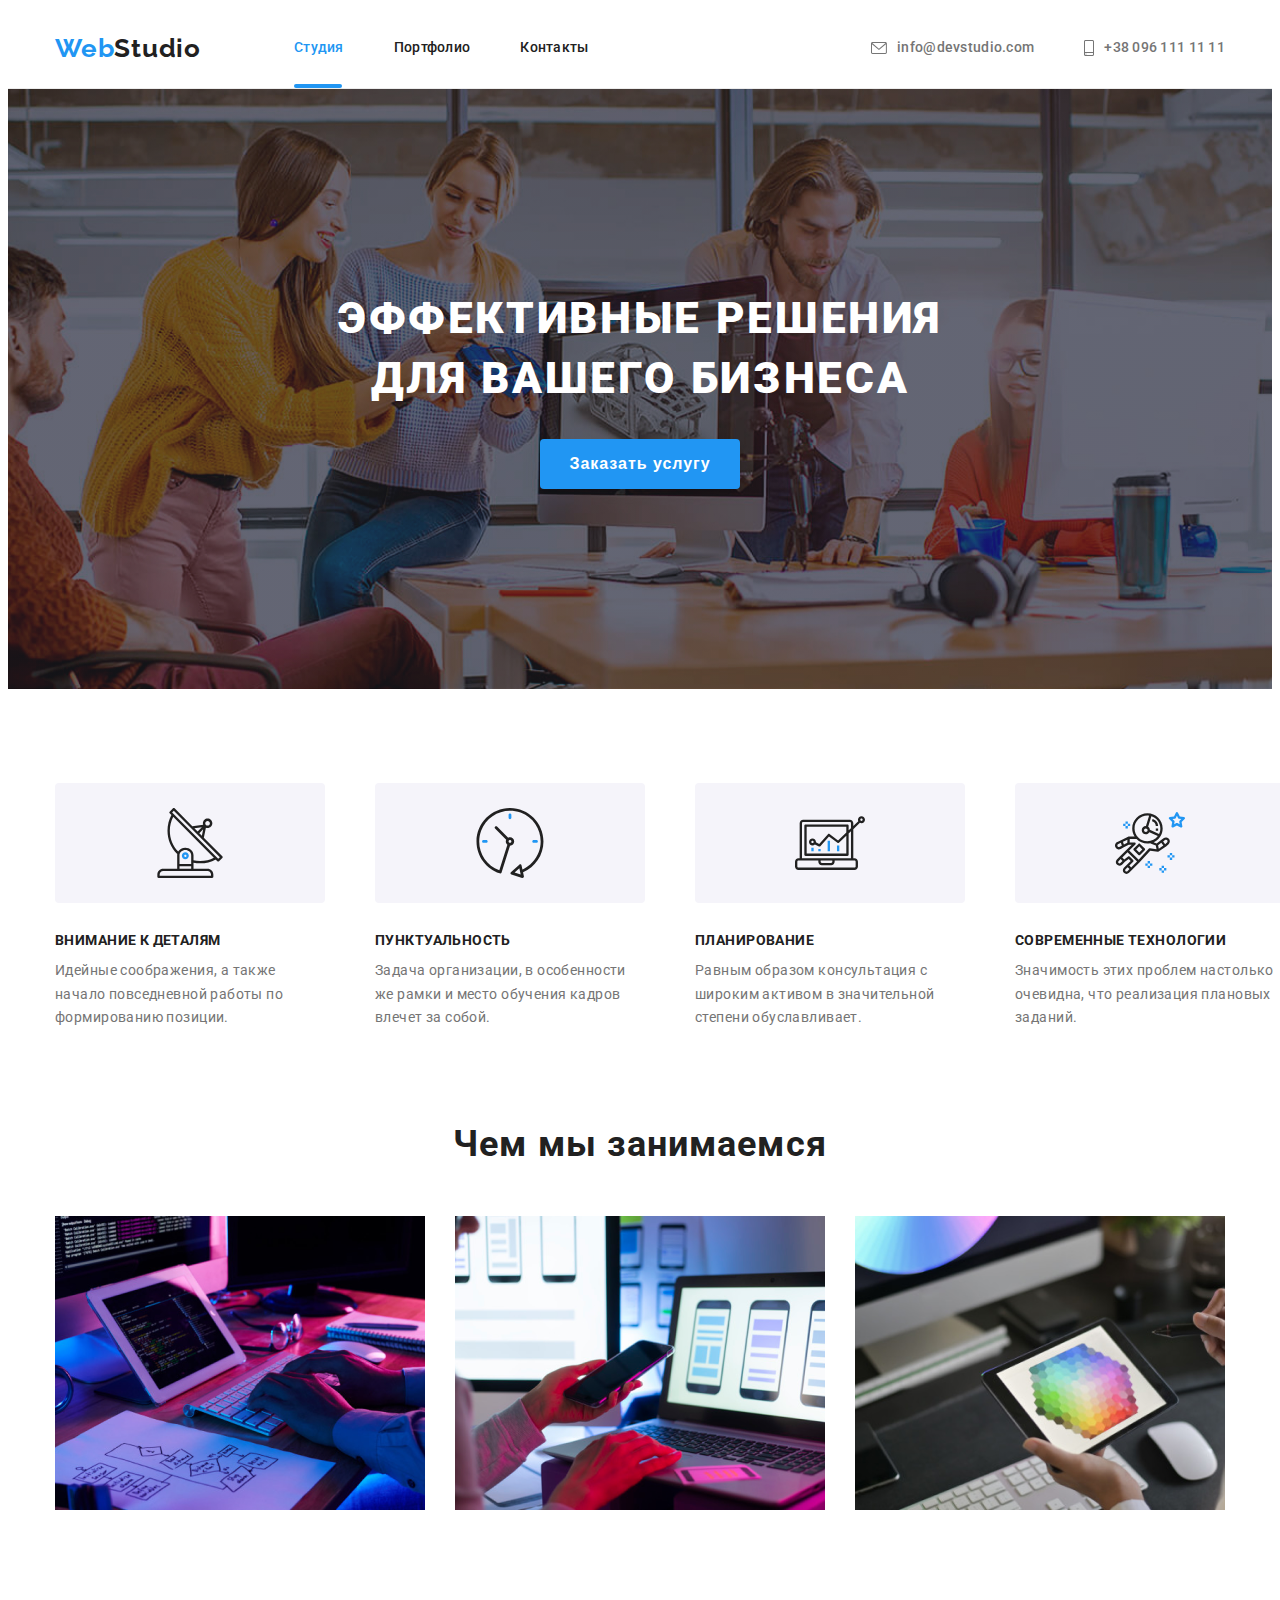
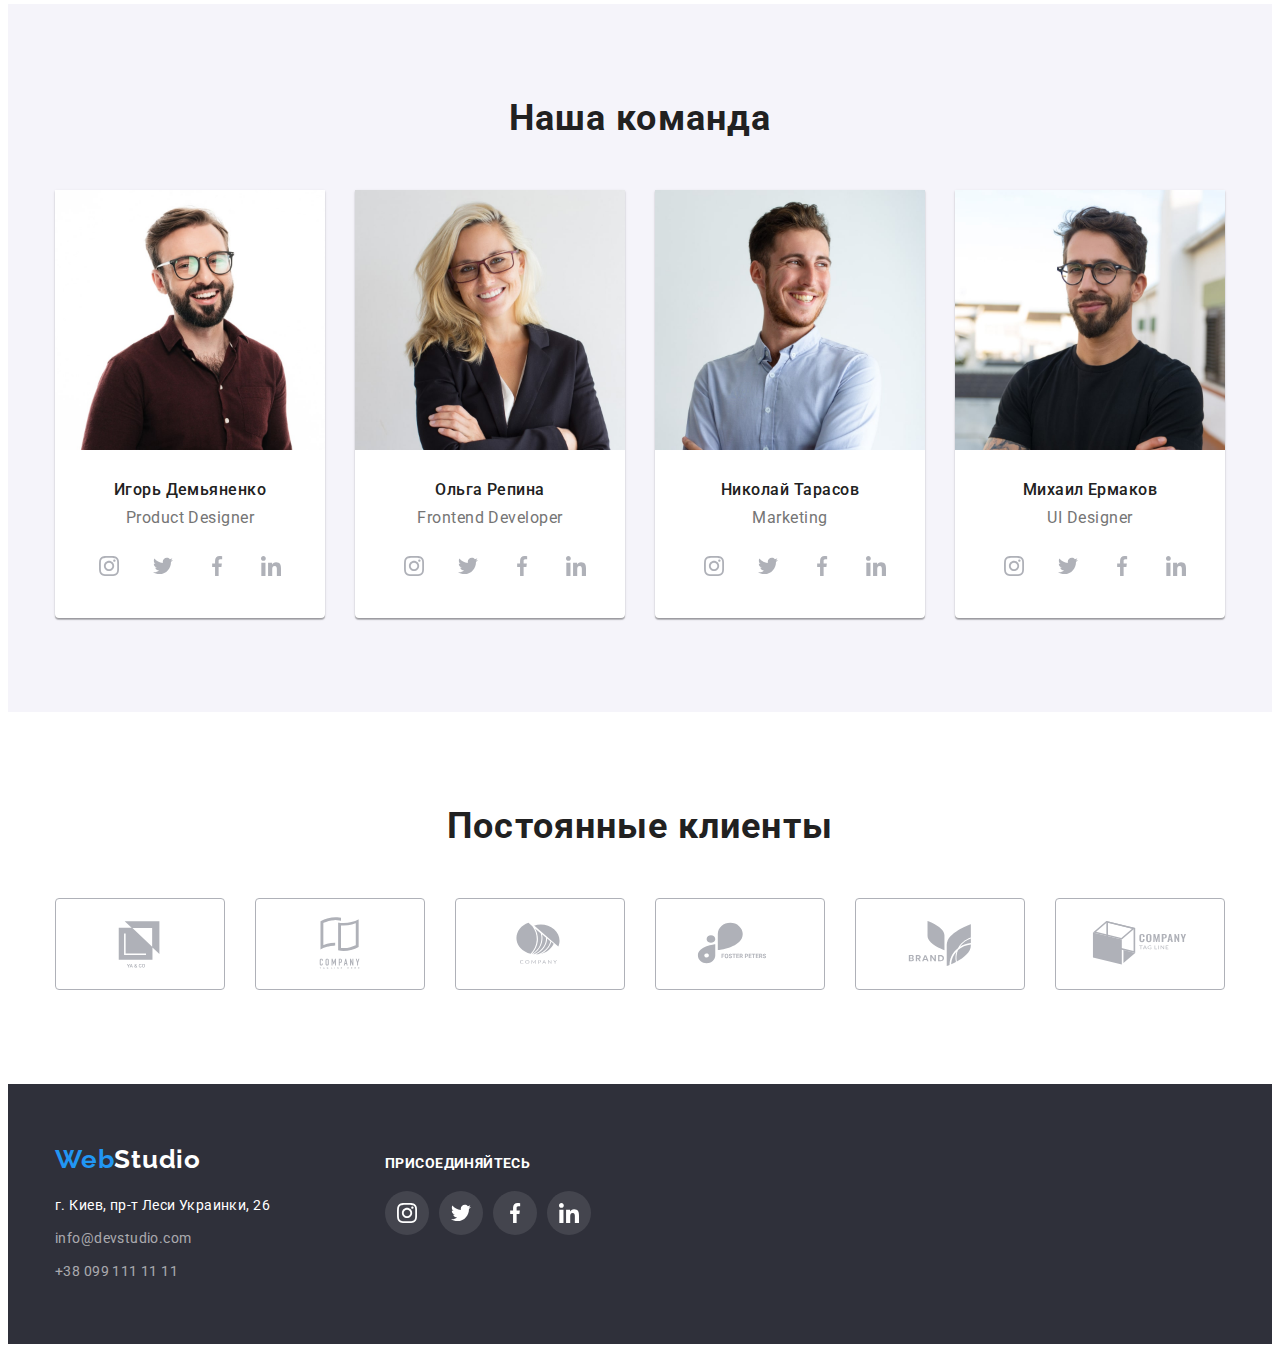
<file: index.html>
<!DOCTYPE html>
<html lang="ru">
<head>
    <meta charset="UTF-8">
    <meta http-equiv="X-UA-Compatible" content="IE=edge">
    <meta name="viewport" content="width=device-width, initial-scale=1.0">
    <title>Document</title>
    <link rel="stylesheet" href="https://cdnjs.cloudflare.com/ajax/libs/modern-normalize/1.1.0/modern-normalize.min.css" integrity="sha512-wpPYUAdjBVSE4KJnH1VR1HeZfpl1ub8YT/NKx4PuQ5NmX2tKuGu6U/JRp5y+Y8XG2tV+wKQpNHVUX03MfMFn9Q==" crossorigin="anonymous" referrerpolicy="no-referrer" />
    <link rel="preconnect" href="https://fonts.googleapis.com">
    <link rel="preconnect" href="https://fonts.gstatic.com" crossorigin>
    <link href="https://fonts.googleapis.com/css2?family=Raleway:wght@700&family=Roboto:wght@400;500;700;900&display=swap" rel="stylesheet">
    <link rel="stylesheet" href="./css/styles.css">
</head>
<body>
    <header class="header">
        <div class="container">
            <nav class="header-navigation">
                <a class="logo" href=""><span class="pre-logo">Web</span><span class="sub-logo">Studio</span></a>              
                    <ul class="navigation-list">
                        <li class="navigation-item">
                            <a class="header-link  " href="./index.html"><span class="present-page">Студия</span></a>
                        </li>
                        <li class="navigation-item">
                            <a class="header-link " href="./portfolio.html">Портфолио</a>
                        </li>
                        <li class="navigation-item">
                            <a class=" header-link" href="">Контакты</a>
                        </li>
                    </ul>
                </nav>                    
                <ul class="contacts-list">
                    <li class="contacts-item">
                        <a class="contacts-link" href="mailto:info@devstudio.com">
                            <svg class="envelope" width="16" height="12">
                                <use href="./images/sprite.svg#icon-envelope"></use>
                            </svg>
                            info@devstudio.com
                        </a>
                    </li>
                    <li class="contacts-item">
                        <a class="contacts-link " href="tel:+380961111111">
                            <svg class="telephone" width="10" height="16">
                                <use href="./images/sprite.svg#icon-smartphone"></use>
                            </svg>
                            +38 096 111 11 11
                        </a>
                    </li>
                </ul>
                </div>                          
    </header>
    <main>
            <section class="hero">
                <div class="container">
                <h1 class="hero-title">Эффективные решения для вашего бизнеса</h1>
                <button data-modal-open class="main-button"type="button"><span class="button-text">Заказать услугу</span></button>
                </div>
                <div class="backdrop is-hidden" data-modal>
                    <div class="modal">
                        <p>

                        </p>
                        <button data-modal-close class="close-button">
                            <svg class="icon-close">
                                <use href="/images/sprite.svg#icon-close"></use>
                            </svg>
                        </button>
                    </div>
                </div>
            </section>
            <section class="section">
                <div class="container">
                <h2 class="main-title advantage-main-title">Наши преимущества</h2> 
                <ul class="advantage-list">
                    <li class="advantage-item">
                        <div class="work-logo-item">
                            <svg class="work-logo" width="70" height="70">
                                <use href="./images/sprite.svg#icon-antenna"></use>
                            </svg>
                        </div>
                        <h3 class="advantage-title">Внимание к деталям</h3>
                        <p class="advantage-text">Идейные соображения, а также начало повседневной работы по формированию позиции.</p>
                    </li>
                    <li class="advantage-item">
                        <div class="work-logo-item">
                            <svg class="work-logo" width="70" height="70">
                                <use href="./images/sprite.svg#icon-clock"></use>
                            </svg>
                        </div>
                        <h3 class="advantage-title">Пунктуальность</h3>
                        <p class="advantage-text">Задача организации, в особенности же рамки и место обучения кадров влечет за собой.</p>
                    </li>
                    <li class="advantage-item">
                        <div class="work-logo-item">
                            <svg class="work-logo" width="70" height="70">
                                <use href="./images/sprite.svg#icon-diagram"></use>
                            </svg>
                        </div>
                        <h3 class="advantage-title">Планирование</h3>
                        <p class="advantage-text">Равным образом консультация с широким активом в значительной степени обуславливает.</p>
                    </li>
                    <li class="advantage-item">
                        <div class="work-logo-item">
                            <svg class="work-logo" width="70" height="70">
                                <use href="./images/sprite.svg#icon-astronaut   "></use>
                            </svg>
                        </div>
                        <h3 class="advantage-title">Современные технологии</h3>
                        <p class="advantage-text">Значимость этих проблем настолько очевидна, что реализация плановых заданий.</p>
                    </li>
                </ul>
            </div>
            </section>
            <!--our work-->
            <section class="section work-section">
                <div class="container">
                <h2 class="main-title work-title">Чем мы занимаемся</h2>               
                <ul class="work-list">
                    <li class="work-item">
                        <img  src="./images/working1.png" alt="Наша робота" width="370" height="295">
                    </li>
                    <li class="work-item">
                        <img  src="./images/working2.png" alt="Наша робота" width="370" height="295">
                    </li>
                    <li class="work-item">
                        <img src="./images/working3.png" alt="Наша робота" width="370" height="295">
                    </li>
                </ul>
            </div> 
            </section>
            <!--our team-->
            <section class="team-part section">
                <div class="container">               
                <h2 class="main-title">Наша команда</h2>
                <ul class="list team-list">                    
                    <li class="team-item">
                        <img src="./images/team1.jpg" alt="Игорь Демьяненко" width="270" height="260">
                        <div class="team-card-list">
                        <h3 class="team-title">Игорь Демьяненко</h3>
                        <p class="profession" lang="en">Product Designer</p>
                        <ul class="social-card-list">
                            <li class="social-card-item">
                                <a class="social-link" href="">
                                    <svg class="social-icon" width="20" height="20">
                                        <use href="./images/sprite.svg#icon-instagram"></use>
                                    </svg>
                                </a>
                            </li>
                            <li class="social-card-item">
                                <a class="social-link" href="">
                                    <svg class="social-icon" width="20" height="20">
                                        <use href="./images/sprite.svg#icon-twitter"></use>
                                    </svg>
                                </a>
                            </li>
                            <li class="social-card-item">
                                <a class="social-link" href="">
                                    <svg class="social-icon" width="20" height="20">
                                        <use href="./images/sprite.svg#icon-facebook"></use>
                                    </svg>
                                </a>
                            </li>
                            <li class="social-card-item">
                                <a class="social-link" href="">
                                    <svg class="social-icon" width="20" height="20">
                                        <use href="./images/sprite.svg#icon-linkedin"></use>
                                    </svg>
                                </a>
                            </li>
                        </ul>
                        </div>
                    </li>
                    <li class="team-item">
                        <img src="./images/team2.jpg" alt="Ольга Репина"     width="270" height="260">
                        <div class="team-card-list">
                        <h3 class="team-title">Ольга Репина</h3>
                        <p class="profession" lang="en">Frontend Developer</p>
                        <ul class="social-card-list">
                            <li class="social-card-item"></li>
                                <a class="social-link" href="">
                                    <svg class="social-icon" width="20" height="20">
                                        <use href="./images/sprite.svg#icon-instagram"></use>
                                    </svg>
                                </a>
                            <li class="social-card-item"></li>
                                <a class="social-link" href="">
                                    <svg class="social-icon" width="20" height="20">
                                        <use href="./images/sprite.svg#icon-twitter"></use>
                                    </svg>
                                </a>
                            <li class="social-card-item"></li>
                                <a class="social-link" href="">
                                    <svg class="social-icon" width="20" height="20">
                                        <use href="./images/sprite.svg#icon-facebook"></use>
                                    </svg>
                                </a>
                            <li class="social-card-item"></li>
                                <a class="social-link" href="">
                                    <svg class="social-icon" width="20" height="20">
                                        <use href="./images/sprite.svg#icon-linkedin"></use>
                                    </svg>
                                </a>
                        </ul>
                        </div>
                    </li>
                    <li class="team-item">
                        <img src="./images/team3.jpg" alt="Николай Тарасов"  width="270" height="260">
                        <div class="team-card-list">
                        <h3 class="team-title">Николай Тарасов</h3>
                        <p class="profession" lang="en">Marketing</p>
                        <ul class="social-card-list">
                            <li class="social-card-item"></li>
                                <a class="social-link" href="">
                                    <svg class="social-icon" width="20" height="20">
                                        <use href="./images/sprite.svg#icon-instagram"></use>
                                    </svg>
                                </a>
                            <li class="social-card-item"></li>
                                <a class="social-link" href="">
                                    <svg class="social-icon" width="20" height="20">
                                        <use href="./images/sprite.svg#icon-twitter"></use>
                                    </svg>
                                </a>
                            <li class="social-card-item"></li>
                                <a class="social-link" href="">
                                    <svg class="social-icon" width="20" height="20">
                                        <use href="./images/sprite.svg#icon-facebook"></use>
                                    </svg>
                                </a>
                            <li class="social-card-item"></li>
                                <a class="social-link" href="">
                                    <svg class="social-icon" width="20" height="20">
                                        <use href="./images/sprite.svg#icon-linkedin"></use>
                                    </svg>
                                </a>
                        </ul>
                        </div>
                    </li>
                    <li class="team-item">
                        <img src="./images/team4.jpg" alt="Михаил Ермаков"   width="270" height="260">
                        <div class="team-card-list">
                        <h3 class="team-title">Михаил Ермаков</h3>
                        <p class="profession" lang="en">UI Designer</p>
                        <ul class="social-card-list">
                            <li class="social-card-item"></li>
                                <a class="social-link" href="">
                                    <svg class="social-icon" width="20" height="20">
                                        <use href="./images/sprite.svg#icon-instagram"></use>
                                    </svg>
                                </a>
                            <li class="social-card-item"></li>
                                <a class="social-link" href="">
                                    <svg class="social-icon" width="20" height="20">
                                        <use href="./images/sprite.svg#icon-twitter"></use>
                                    </svg>
                                </a>
                            <li class="social-card-item"></li>
                                <a class="social-link" href="">
                                    <svg class="social-icon" width="20" height="20">
                                        <use href="./images/sprite.svg#icon-facebook"></use>
                                    </svg>
                                </a>
                            <li class="social-card-item"></li>
                                <a class="social-link" href="">
                                    <svg class="social-icon" width="20" height="20">
                                        <use href="./images/sprite.svg#icon-linkedin"></use>
                                    </svg>
                                </a>
                        </ul>
                        </div>
                    </li>
                </ul>
            </div>
            </section>
            <section class="section">
                <div class="container">
                    <h2 class="main-title">Постоянные клиенты</h2>
                    <ul class="regular-customers-list">
                        <li class="regular-customers-item">
                            <a class="customers-link" href="">
                            <svg class="customers-logo" width="106" height="60">
                                <use href="./images/sprite.svg#icon-logo"></use>
                            </svg>
                        </a>
                        </li>
                        <li class="regular-customers-item" >
                            <a class="customers-link" href="">
                            <svg class="customers-logo" width="106" height="60">
                                <use href="./images/sprite.svg#icon-logo2"></use>
                            </svg>
                        </a>
                        </li>
                        <li class="regular-customers-item">
                            <a class="customers-link" href="">
                            <svg class="customers-logo" width="106" height="60">
                                <use href="./images/sprite.svg#icon-logo3"></use>
                            </svg>
                        </a>
                        </li>
                        <li class="regular-customers-item">
                            <a class="customers-link" href="">
                            <svg class="customers-logo" width="106" height="60">
                                <use href="./images/sprite.svg#icon-logo4"></use>
                            </svg>
                        </a>
                        </li>
                        <li class="regular-customers-item">
                            <a class="customers-link" href="">
                            <svg class="customers-logo" width="106" height="60">
                                <use href="./images/sprite.svg#icon-logo5"></use>
                            </svg>
                        </a>
                        </li>
                        <li class="regular-customers-item">
                            <a class="customers-link" href="">
                            <svg class="customers-logo" width="106" height="60">
                                <use href="./images/sprite.svg#icon-logo6"></use>
                            </svg>
                        </a>
                        </li>
                    </ul>
                </div>
            </section>
    </main>
    <footer class="footer">
        <div class="container footer-container">
            <div class="footer-wrapper">
                <a class="footer-logo" href="#"><span class="pre-logo">Web</span><span class="sub-logo-second">Studio</span></a>
                <address class="address">
                <ul class="footer-list">
                    <li class="footer-item">
                        <a class="address-rout" href="https://goo.gl/maps/BNxrX4DYjBoTdbWa7" target="_blank"  rel="noopener noreferrer">г. Киев, пр-т Леси Украинки, 26</a>
                    </li>
                    <li class="footer-item">
                        <a class="footer-info" href="mailto:info@devstudio.com">info@devstudio.com</a>    
                    </li>
                    <li class="footer-item">
                        <a class="footer-info" href="tel:+380991111111">+38 099 111 11 11</a>   
                    </li>
                </ul>
            </address>
            </div>
            <div class="footer-cosial-block">
                <h3 class="footer-logo-title">Присоединяйтесь</h3>
                <ul class="footer-logo-list">
                    <li class="footer-logo-item">
                        <a class="footer-social-link" href="">
                        <svg class="footer-social-icon" width="20" height="20">
                            <use href="./images/sprite.svg#icon-instagram"></use>
                        </svg>
                        </a>
                    </li>
                    <li class="footer-logo-item">
                        <a class="footer-social-link" href="">
                        <svg class="footer-social-icon" width="20" height="20">
                            <use href="./images/sprite.svg#icon-twitter"></use>
                        </svg>
                        </a>
                    </li>
                    <li class="footer-logo-item">
                        <a class="footer-social-link" href="">
                        <svg class="footer-social-icon" width="20" height="20">
                            <use href="./images/sprite.svg#icon-facebook"></use>
                        </svg>
                    </a>
                    </li>
                    <li class="footer-logo-item">
                        <a class="footer-social-link" href="">
                        <svg class="footer-social-icon" width="20" height="20">
                            <use href="./images/sprite.svg#icon-linkedin"></use>
                        </svg>
                    </a>
                    </li>
                </ul>
            </div>
        </div>
    </footer>
    <script src="./js/modal.js"></script>
</body>
</html>
</file>
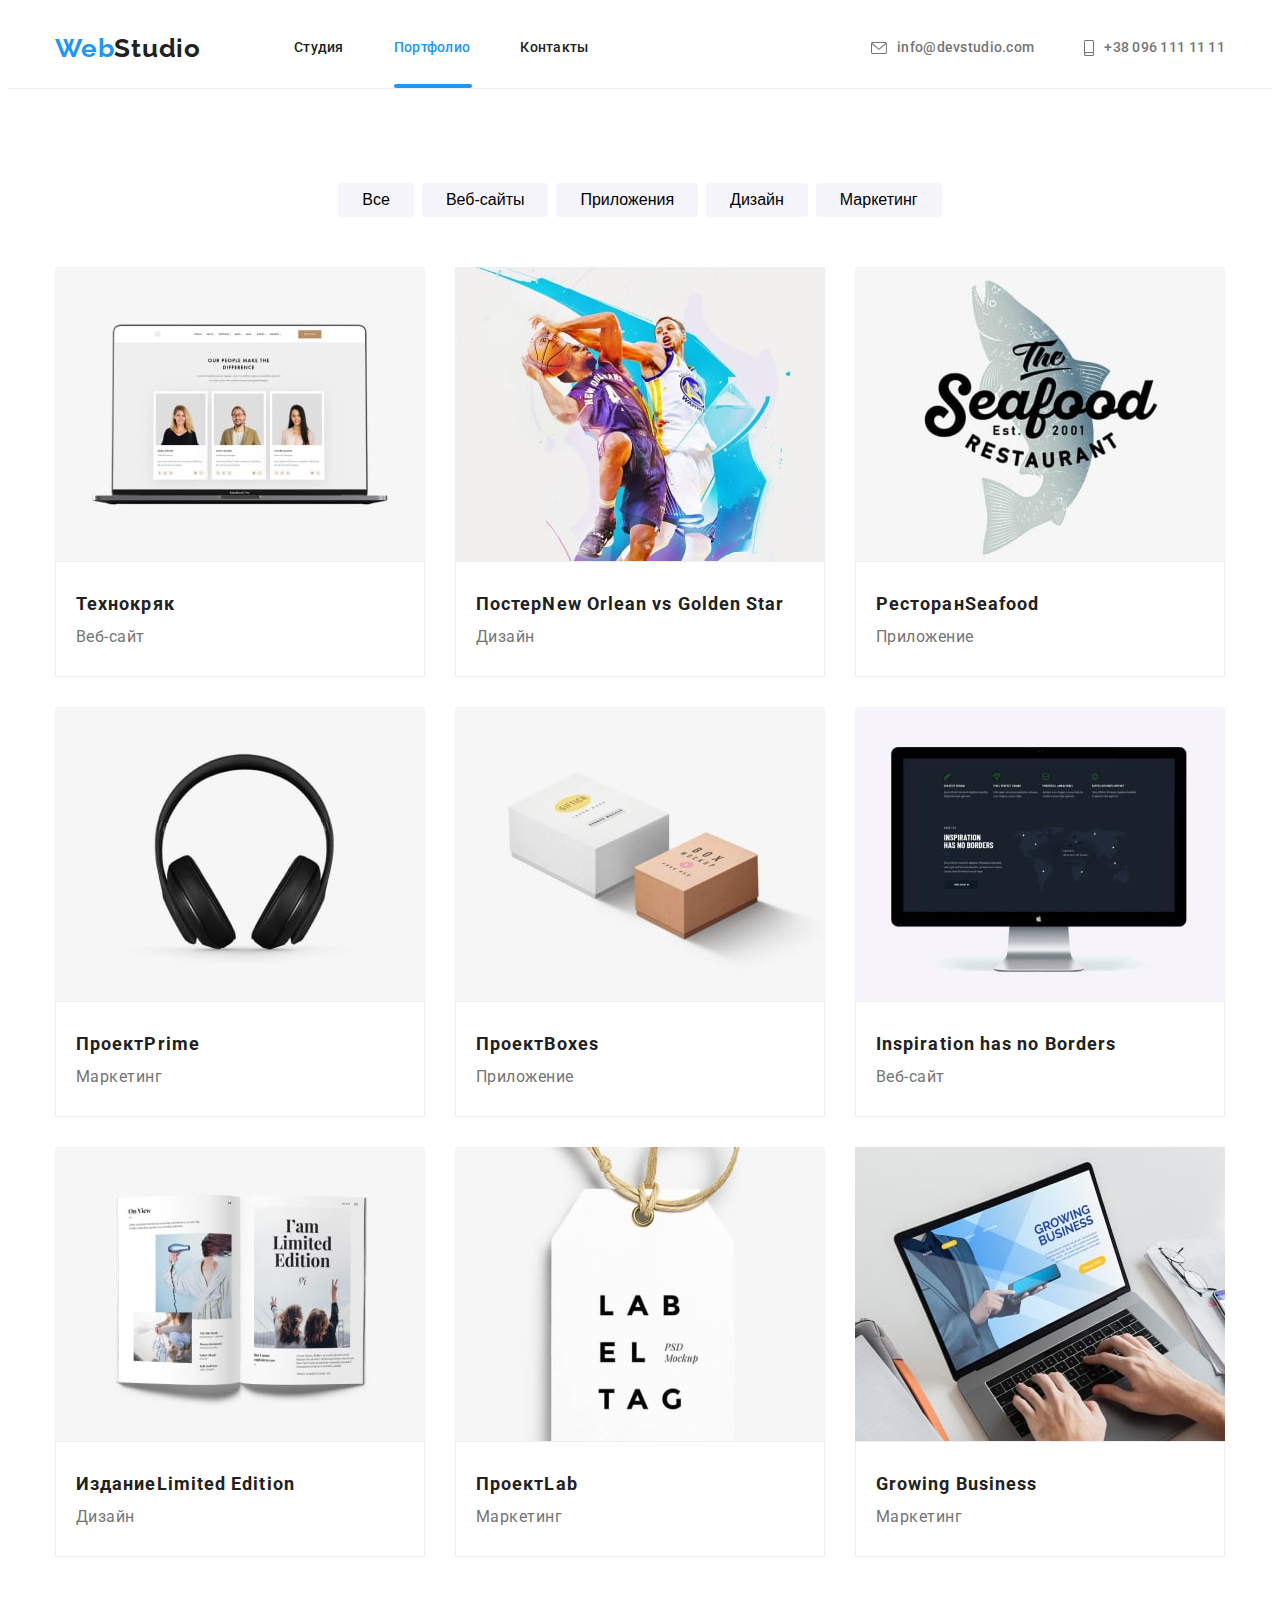
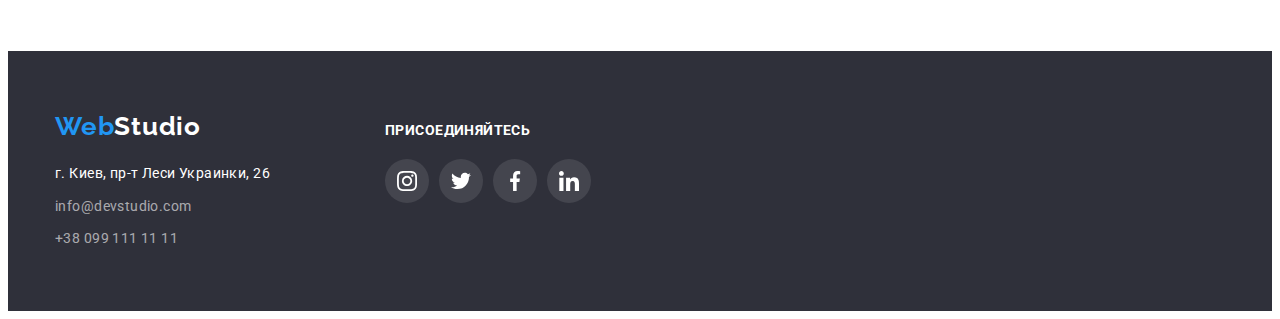
<file: portfolio.html>
<!DOCTYPE html>
<html lang="ru">
<head>
    <meta charset="UTF-8">
    <meta http-equiv="X-UA-Compatible" content="IE=edge">
    <meta name="viewport" content="width=device-width, initial-scale=1.0">
    <title>Document</title>
    <link rel="stylesheet" href="https://cdnjs.cloudflare.com/ajax/libs/modern-normalize/1.1.0/modern-normalize.min.css" integrity="sha512-wpPYUAdjBVSE4KJnH1VR1HeZfpl1ub8YT/NKx4PuQ5NmX2tKuGu6U/JRp5y+Y8XG2tV+wKQpNHVUX03MfMFn9Q==" crossorigin="anonymous" referrerpolicy="no-referrer" />
    <link rel="preconnect" href="https://fonts.googleapis.com">
    <link rel="preconnect" href="https://fonts.gstatic.com" crossorigin>
    <link href="https://fonts.googleapis.com/css2?family=Raleway:wght@700&family=Roboto:wght@400;500;700;900&display=swap" rel="stylesheet">
    <link rel="stylesheet" href="./css/styles.css">
</head>
<body>
    <header class="header">
        <div class="container">   
        <nav class="header-navigation">          
                <a class="logo" href=""><span class="pre-logo">Web</span><span class="sub-logo">Studio</span></a>      
                        <ul class="navigation-list">
                            <li class="navigation-item">
                                <a class="header-link " href="./index.html">Студия</a>
                                </li>
                            <li class="navigation-item">
                                <a class="header-link" href="./portfolio.html"><span class="present-page present-page-portfolio">Портфолио</span></a>
                                </li>
                            <li class="navigation-item">
                                <a class="header-link" href="">Контакты</a>
                                </li>
                        </ul>                      
            </nav>
                    <ul class="contacts-list">
                        <li class="contacts-item">
                            <a class="contacts-link" href="mailto:info@devstudio.com">
                                <svg class="envelope" width="16" height="12">
                                    <use href="./images/sprite.svg#icon-envelope"></use>
                                </svg>
                                info@devstudio.com                            
                            </a>
                        </li>
                        <li class="contacts-item">
                            <a class="contacts-link" href="tel:+380961111111">
                                <svg class="telephone" width="10" height="16">
                                    <use href="./images/sprite.svg#icon-smartphone"></use>
                                </svg>
                                +38 096 111 11 11
                            </a>
                        </li>
                    </ul>   
        </div>
    </header>
    <main>
        <section class="section">
            <div class="container">
            <ul class="button-list">
                <li class="button-item">
                    <button class="btn" type="button">Все</button>
                </li>
                <li class="button-item">
                    <button class="btn" type="button">Веб-сайты</button>
                </li>
                <li class="button-item">
                    <button class="btn" type="button">Приложения</button>
                </li>
                <li class="button-item">
                    <button class="btn"type="button">Дизайн</button>
                </li>
                <li class="button-item">
                    <button class="btn" type="button">Маркетинг</button>
                </li>
            </ul>           
            <!-- our projects -->
            <ul class="portfolio-list">
                <li class="portfolio-card">                    
                    <a class="portfolio-link" href="#">
                        <div class="box-overlay">
                            <img src="./images/texnofix.jpg" alt="Веб-сайт" width="370" height="295"> 
                                <div class="card-overlay">         
                                    <p>
                                        Технокряк это современная площадка распространения коронавируса. Компании используют эту платформу для цифрового шпионажа и атак на защищённые сервера конкурентов.
                                    </p>
                                </div>     
                        </div>                                                                                                                                 
                            <div class="card-text">
                                <h2 class="project-title">Технокряк</h2>
                                <p class="project-text">Веб-сайт</p>              
                            </div>
                    </a>            
                </li>
                
                <li class="portfolio-card">                    
                    <a class="portfolio-link" href="#">
                        <div class="box-overlay">
                            <img src="./images/golden-star.jpg" alt="Дизайн" width="370" height="295">
                                <div class="card-overlay">
                                    <p>
                                        Технокряк это современная площадка распространения коронавируса. Компании используют эту платформу для цифрового шпионажа и атак на защищённые сервера конкурентов.
                                    </p>
                                </div>
                        </div>
                    <div class="card-text">
                        <h2 class="project-title">Постер<span lang="en">New Orlean vs Golden Star</span></h2>
                        <p class="project-text">Дизайн</p>
                    </div>
                
                </a>
                </li>   

                <li class="portfolio-card">                    
                    <a class="portfolio-link" href="#">
                        <div class="box-overlay">
                            <img src="./images/seafood.jpg" alt="Приложение" width="370" height="295">
                                <div class="card-overlay">
                                    <p>
                                        Технокряк это современная площадка распространения коронавируса. Компании используют эту платформу для цифрового шпионажа и атак на защищённые сервера конкурентов.
                                    </p>
                                </div>
                        </div>                                            
                    <div class="card-text">
                        <h2 class="project-title">Ресторан<span lang="en">Seafood</span></h2>
                        <p class="project-text">Приложение</p>
                    </div>
                </a>
                </li>

                <li class="portfolio-card">
                    <a class="portfolio-link" href="#">
                        <div class="box-overlay">
                            <img src="./images/prime.jpg" alt="Маркетинг" width="370" height="295">
                                <div class="card-overlay">
                                    <p>
                                        Технокряк это современная площадка распространения коронавируса. Компании используют эту платформу для цифрового шпионажа и атак на защищённые сервера конкурентов.
                                    </p>
                                </div>
                        </div>                        
                    <div class="card-text">
                        <h2 class="project-title">Проект<span lang="en">Prime</span></h2>
                        <p class="project-text">Маркетинг</p>
                    </div>
                </a>
                </li>

                <li class="portfolio-card">
                    <a class="portfolio-link" href="#">
                        <div class="box-overlay">
                            <img src="./images/boxes.jpg" alt="Приложение" width="370" height="295">
                            <div class="card-overlay">
                                <p>
                                    Технокряк это современная площадка распространения коронавируса. Компании используют эту платформу для цифрового шпионажа и атак на защищённые сервера конкурентов.
                                </p>    
                            </div>
                        </div>                        
                    <div class="card-text">
                        <h2 class="project-title">Проект<span lang="en">Boxes</span></h2>
                        <p class="project-text">Приложение</p>
                    </div>
                </a>
                </li>

                <li class="portfolio-card">
                    <a class="portfolio-link" href="#">
                        <div class="box-overlay">
                            <img src="./images/non-borders.jpg" alt="Веб-сайт" width="370" height="295">
                            <div class="card-overlay">
                                <p>
                                    Технокряк это современная площадка распространения коронавируса. Компании используют эту платформу для цифрового шпионажа и атак на защищённые сервера конкурентов.
                                </p> 
                            </div>
                        </div>                        
                    <div class="card-text">
                        <h2 class="project-title" lang="en">Inspiration has no Borders</h2>
                        <p class="project-text">Веб-сайт</p>
                    </div>
                </a>
                </li>

                <li class="portfolio-card">
                    <a class="portfolio-link" href="#">
                        <div class="box-overlay">
                            <img src="./images/limited-edition.jpg" alt="Дизайн" width="370" height="295">
                                <div class="card-overlay">
                                    <p>
                                        Технокряк это современная площадка распространения коронавируса. Компании используют эту платформу для цифрового шпионажа и атак на защищённые сервера конкурентов.
                                    </p> 
                                </div>
                        </div>                        
                    <div class="card-text">
                        <h2 class="project-title">Издание<span>Limited Edition</span></h2>
                        <p class="project-text">Дизайн</p>
                    </div>
                </a>
                </li>

                <li class="portfolio-card">
                    <a class="portfolio-link" href="#">
                        <div class="box-overlay">
                            <img src="./images/project-lab.jpg" alt="Маркетинг" width="370" height="295">
                                <div class="card-overlay">
                                    <p>
                                        Технокряк это современная площадка распространения коронавируса. Компании используют эту платформу для цифрового шпионажа и атак на защищённые сервера конкурентов.
                                    </p> 
                                </div>
                        </div>                        
                    <div class="card-text">
                        <h2 class="project-title">Проект<span>Lab</span></h2>
                        <p class="project-text">Маркетинг</p>
                    </div>
                </a>
                </li>

                <li class="portfolio-card">
                    <a class="portfolio-link" href="#">
                        <div class="box-overlay">
                            <img src="./images/business.jpg" alt="Маркетинг" width="370" height="295">
                                <div class="card-overlay">
                                    <p>
                                        Технокряк это современная площадка распространения коронавируса. Компании используют эту платформу для цифрового шпионажа и атак на защищённые сервера конкурентов.
                                    </p>
                                </div>
                        </div>                        
                    <div class="card-text">
                        <h2 class="project-title" lang="en">Growing Business</h2>
                        <p class="project-text">Маркетинг</p>
                    </div>
                </a>
                </li>

            </ul>
        </div> 
        </section>
    </main>                                                     
    <footer class="footer">
        <div class="container footer-container">
            <div class="footer-wrapper">
                <a class="footer-logo" href="#"><span class="pre-logo">Web</span><span class="sub-logo-second">Studio</span></a>
                <address class="address">
                <ul class="footer-list">
                    <li class="footer-item">
                        <a class="address-rout" href="https://goo.gl/maps/BNxrX4DYjBoTdbWa7" target="_blank"  rel="noopener noreferrer">г. Киев, пр-т Леси Украинки, 26</a>
                    </li>
                    <li class="footer-item">
                        <a class="footer-info" href="mailto:info@devstudio.com">info@devstudio.com</a>    
                    </li>
                    <li class="footer-item">
                        <a class="footer-info" href="tel:+380991111111">+38 099 111 11 11</a>   
                    </li>
                </ul>
            </address>
            </div>
            <div class="footer-cosial-block">
                <h3 class="footer-logo-title">Присоединяйтесь</h3>
                <ul class="footer-logo-list">
                    <li class="footer-logo-item">
                        <a class="footer-social-link" href="">
                        <svg class="footer-social-icon" width="20" height="20">
                            <use href="./images/sprite.svg#icon-instagram"></use>
                        </svg>
                        </a>
                    </li>
                    <li class="footer-logo-item">
                        <a class="footer-social-link" href="">
                        <svg class="footer-social-icon" width="20" height="20">
                            <use href="./images/sprite.svg#icon-twitter"></use>
                        </svg>
                        </a>
                    </li>
                    <li class="footer-logo-item">
                        <a class="footer-social-link" href="">
                        <svg class="footer-social-icon" width="20" height="20">
                            <use href="./images/sprite.svg#icon-facebook"></use>
                        </svg>
                    </a>
                    </li>
                    <li class="footer-logo-item">
                        <a class="footer-social-link" href="">
                        <svg class="footer-social-icon" width="20" height="20">
                            <use href="./images/sprite.svg#icon-linkedin"></use>
                        </svg>
                    </a>
                    </li>
                </ul>
            </div>
        </div>
</footer>
</body>
</html>
</file>
<file: css/styles.css>
:root{
    --main-title-color: #ffffff;
    --secondary-title-color: #212121;
    --main-text-color: #757575;
    --accent-color: #2196F3;
}
*,html{
    box-sizing: border-box;
}
img{
    height: auto;
    width: 100%;
    display: block;
}
body{
    font-family: 'Roboto', sans-serif;
}
a{
    text-decoration: none;
}
p, h1, h2, h3, h4, h5, h6{
    margin-top: 0;
    margin-bottom: 0;
}
ul{
    list-style: none;
    margin-top: 0;
    margin-bottom: 0;
    padding-left: 0;
}
.section{
    padding-top: 94px;
    padding-bottom: 94px;
}
.container{
    width: 1200px;
    padding-left: 15px;
    padding-right: 15px;
    margin: 0 auto;
}
.portfolio-container{
    width: 1200px;
    padding-left: 15px;
    padding-right: 15px;
    margin: 0 auto;
}
.portfolio-wrapper
{
    display: flex;
}
.navigation-list{
    display: flex;
    align-items: center; 
}
.button-list{
    display: flex;
    margin-bottom: 50px;
    justify-content: center;    
}
.portfolio-list{
    flex-wrap: wrap;
    display: flex;
    position: relative;
}
.header .container{
    display: flex;
    align-items: center;
}
.header-navigation{
    align-items: center;
    display: flex;
    justify-content: space-between;
}
.header{
    border-bottom: 1px solid #ECECEC;    
}
.contacts-list{
    margin-left: auto;
    display: flex;
}
.navigation-item:not(:last-child){
    margin-right: 50px;
}
.contacts-item:not(:last-child){
    margin-right: 50px;
}
.logo{
    margin-right: 93px;
}
.pre-logo{
font-family: Raleway;
font-weight: 700;
font-size: 26px;
line-height: 1.19;
letter-spacing: 0.03em;
color: var(--accent-color);
}
.sub-logo{
font-family: Raleway;
font-weight: 700;
font-size: 26px;
line-height: 1.19;
letter-spacing: 0.03em;
color: var(--secondary-title-color);
}
.sub-logo-second{
font-family: Raleway;
font-weight: 700;
font-size: 26px;
line-height: 1.19;
letter-spacing: 0.03em;
color: #ffffff;
}
.footer-item:not(:last-child){
    margin-bottom: 9px;
}
.present-page{
    position: relative;
    font-weight: 500;
    font-size: 14px;
    line-height: 1.14;
    letter-spacing: 0.02em;
    color: var(--accent-color);
}
.present-page::after{
    content: '';
    position: absolute;
    top: 45px;
    display: block;
    width: 48px;
    height: 4px;
    background: #2196F3;
    border-radius: 2px;
}
.present-page-portfolio::after{
    width:78px ;
}
.header-link{
display: block;
padding: 32px 0;
font-weight: 500;
font-size: 14px;
line-height: 1.14;
letter-spacing: 0.02em;
color:var(--secondary-title-color);

transition-property: color;
transition-duration: 250ms;
transition-timing-function: cubic-bezier(0.4, 0, 0.2, 1);
}
.header-link:hover, 
.header-link:focus{
color: var(--accent-color);
}
.contacts-link{
    color: var(--main-text-color);
    font-weight: 500;
    font-size: 14px;
    line-height: 1.14;
    letter-spacing: 0.02em;
    display: flex;
    align-items: center;
    
    transition-property: color;
    transition-duration: 250ms;
    transition-timing-function: cubic-bezier(0.4, 0, 0.2, 1);
}
.envelope{
    fill: currentColor;
    margin-right: 10px;
}
.telephone{
    fill: currentColor;
    margin-right: 10px;
}
.contacts-link:hover,
.contacts-link:focus{
color: var(--accent-color);
}
.hero{
text-align: center;
padding: 200px 0;
max-width: 1600px;
margin: 0 auto;
background-color: #2F303A;
background-image: linear-gradient(rgba(47, 48, 58, 0.4),rgba(47, 48, 58, 0.4)),url(../images/hero.jpg);
background-repeat: no-repeat;
background-size: cover;
background-position: center;
}
.hero-section{
display: flex;
flex-direction: column;
align-items: center;
padding-top: 200px;
padding-bottom: 200px;
}
.main-button{
width: 200px;
height: 50px;
border: transparent;   
background: var(--accent-color);
box-shadow: 0px 4px 4px rgba(0, 0, 0, 0.15);
border-radius: 4px;
cursor: pointer;
}
.button-text{
font-weight: 700;
font-size: 16px;
line-height: 1.87;
text-align: center;
letter-spacing: 0.06em;
color: #ffffff;
}
.hero-title{
margin-bottom: 30px;
max-width: 700px;
text-transform: uppercase; 
text-align: center;
font-weight: 900;
font-size: 44px;
line-height: 1.36;
letter-spacing: 0.06em;
color: #FFFFFF;
margin-left: auto;
margin-right: auto;
}
.team-part{
background-color: #F5F4FA;;
}
.work-logo-item{
    width: 270px;
    height: 120px;
    background: #F5F4FA;
    border-radius: 4px;
    align-items: center;
    display: flex;
    justify-content: center;
    margin-bottom: 30px;
}
.regular-customers-list{
    display: flex;
    justify-content: space-between;
    margin-top: 50px;
}
.customers-link{
    width: 170px;
    height: 92px;
    border: 1px solid #AFB1B8;
    border-radius: 4px;
    align-items: center;
    display: flex;
    justify-content: center;

    transition-property: border-color;
    transition-duration: 250ms;
    transition-timing-function: cubic-bezier(0.4, 0, 0.2, 1);
}
.customers-logo{
    fill: #AFB1B8;
    
    transition-property: fill;
    transition-duration: 250ms;
    transition-timing-function: cubic-bezier(0.4, 0, 0.2, 1);
    
}
.customers-link:hover,
.customers-link:focus{
    border-color: #2196F3;
}
.customers-link:hover>.customers-logo,
.customers-link:focus>.customers-logo{
    fill: #2196F3;
}
.main-title{
text-align: center;
font-weight: 700;
font-size: 36px;
line-height: 1.16;
letter-spacing: 0.03em;
color: var(--secondary-title-color);
}
.advantage-list{
display: flex;
}
.advantage-item:not(:last-child){
margin-right: 50px;
}
.advantage-main-title{
    display: none;
}
.advantage-title{
font-size: 14px;
line-height: 1.14;
letter-spacing: 0.03em;
text-transform: uppercase;
color: var(--secondary-title-color);
}
.advantage-text{
margin-top: 10px;
max-width: 270px;
font-size: 14px;
line-height: 1.71;
letter-spacing: 0.03em;
color: var(--main-text-color);
}
.team-title{
margin-bottom: 10px;
font-weight: 500;
font-size: 16px;
line-height: 19px;
letter-spacing: 0.03em;
color:var(--secondary-title-color);
}
.work-section{
    padding-top: 0;
}
.work-list{
display: flex;
justify-content: space-between;
}
.work-title{
margin-bottom: 50px;
}
.team-list{
display: flex;
margin-top: 50px;
}
.team-card-list{
text-align: center;
padding: 30px 0;
}
.social-card-list{
    display: flex;
    justify-content: center;
    align-items: center;
    margin-top: 16px;
}
.social-link{
    display: flex;
    justify-content: center;
    align-items: center;
    width: 44px;
    height: 44px;
    border-radius: 50%;
    background-color:  #ffffff;

    transition-property: background-color;
    transition-duration: 250ms;
    transition-timing-function: cubic-bezier(0.4, 0, 0.2, 1);
}
.social-icon{
    fill: #AFB1B8;

    transition-property: fill;
    transition-duration: 250ms;
    transition-timing-function: cubic-bezier(0.4, 0, 0.2, 1);
}
.social-card-item:not(:last-child){
    margin-right: 10px;
}
.social-link:hover,
.social-link:focus{
    background-color: #2196F3;
}
.social-link:hover>.social-icon,
.social-link:focus>.social-icon{
    fill: #ffffff;
}

.team-item:not(:last-child){
margin-right: 30px;
}
.team-item{
max-width: 270px;      
background: #FFFFFF;
box-shadow: 0px 1px 3px rgba(0, 0, 0, 0.12), 0px 1px 1px rgba(0, 0, 0, 0.14), 0px 2px 1px rgba(0, 0, 0, 0.2);
border-radius: 0px 0px 4px 4px;
}
.portfolio-card{
align-items: left;
margin-right: 30px;
margin-bottom: 30px;
background: #FFFFFF;
}
.box-overlay{
    position: relative;
    margin-left: auto;
    margin-right: auto;
    width: 370px;
    height: 294px;
    overflow: hidden; 
}
.portfolio-link:hover .card-overlay{
    transform: translateY(0);
}
.card-overlay{
    display: block;
    position: absolute;
    top: 0;
    left: 0;
    width: 100%;
    height: 100%;
    z-index: 0;
    padding: 63px 24px;
    background-color: rgba(33, 150, 243, 0.9);
    transform: translateY(100%);
    transition: transform 250ms ease;    
}
.card-overlay > p{
    font-weight: normal;
    font-size: 18px;
    line-height: 1.55;
    letter-spacing: 0.03em;
    color: #FFFFFF;    
}
.portfolio-link{
    display: block;
}
.portfolio-link:hover,
.portfolio-link:focus{
    box-shadow: 0px 1px 1px rgba(0, 0, 0, 0.12), 0px 4px 4px rgba(0, 0, 0, 0.06), 1px 4px 6px rgba(0, 0, 0, 0.16);

    transition-property: box-shadow;
    transition-duration: 250ms;
    transition-timing-function: cubic-bezier(0.4, 0, 0.2, 1);
}
.portfolio-card:nth-child(3n){
margin-right: 0;
}
.portfolio-card:nth-child(n+6){
margin-bottom: 0;
}
.card-text{
border: 1px solid #EEEEEE;
padding: 24px 20px;
position: relative;
z-index: 1;
}
.profession{
font-size: 16px;
line-height: 1.18;
letter-spacing: 0.03em;
color: var(--main-text-color);
}
.address{
font-style: normal;
display: flex;
align-items: baseline;    
}
.address-rout{
font-size: 14px;
line-height: 1.71;
letter-spacing: 0.03em;
color: #FFFFFF;
}
.footer-info{
font-size: 14px;
line-height: 1.71;
letter-spacing: 0.03em;
color: rgba(255, 255, 255, 0.6);
}
.footer{
    padding-top: 60px;
    padding-bottom: 60px;
    background-color: #2F303A;
}
.footer-container{
    align-items: baseline;
    display: flex;
    justify-content: flex-start;
}
.footer-cosial-block{
    margin-left: 45px;
}
.footer-logo{
    margin-bottom: 20px;
}
.footer-wrapper{
    display: flex;
    flex-direction: column;
}
.footer-list{
    margin-right: 70px;
}
.footer-logo-title{
    font-size: 14px;
    line-height: 1.14;
    letter-spacing: 0.03em;
    text-transform: uppercase;
    color: #FFFFFF;
    margin-bottom: 20px; 
}
.footer-logo-list{
    display: flex;
}
.footer-social-link{
    display: flex;
    justify-content: center;
    align-items: center;
    width: 44px;
    height: 44px;
    border-radius: 50%;
    background-color: rgba(255, 255, 255, 0.1);

    transition-property: background-color;
    transition-duration: 250ms;
    transition-timing-function: cubic-bezier(0.4, 0, 0.2, 1);
}
.footer-social-link:hover,
.footer-social-link:focus{
    background-color: #2196F3;
}
.footer-social-icon{
    fill: #ffffff;

    transition-property: fill;
    transition-duration: 250ms;
    transition-timing-function: cubic-bezier(0.4, 0, 0.2, 1);
}
.footer-logo-item:not(:last-child){
    margin-right: 10px;
}
.twitter{
    width: 44px;
    height: 44px;
    border-radius: 50%;
    background-color: #2196F3;
}
.project-title{
font-weight: 700;
font-size: 18px;
line-height: 2;
letter-spacing: 0.06em;
color: var(--secondary-title-color);
}
.project-text{
font-size: 16px;
line-height: 1.87;
letter-spacing: 0.03em;
color: var(--main-text-color);
}
.button-item:not(:last-child){
    margin-right: 8px;
}
.btn
{  
    font-weight: 500;
    font-size: 16px;
    background: #F5F4FA;
    border-radius: 4px;
    padding: 6px 22px;
    border: 2px solid #F5F4FA;
    cursor: pointer;

    transition-property: color,background-color,box-shadow;
    transition-duration: 250ms;
    transition-timing-function: cubic-bezier(0.4, 0, 0.2, 1);
}
.btn:hover,
.btn:focus{
    color: #FFFFFF;
    background-color: var(--accent-color);
    box-shadow: 0px 3px 1px rgba(0, 0, 0, 0.1), 0px 1px 2px rgba(0, 0, 0, 0.08), 0px 2px 2px rgba(0, 0, 0, 0.12);
    /* border-radius: 4px; */
}
.backdrop{
    position: fixed;
    top: 0;
    left: 0;
    width: 100%;
    height: 100%;
    background: rgba(0, 0, 0, 0.2);

    opacity: 1;
    transition: opacity 250ms cubic-bezier(0.4, 0, 0.2, 1);
}
.backdrop.is-hidden{
    opacity: 0;
    pointer-events: none;
}
.backdrop.backdrop.is-hidden .modal{
    transform: translate(-50%,-50%) scale(0.9);
}
.modal{
    position: absolute;
    top: 50%;
    left:50%;
    height: 400px;
    width: 600px;   
    background: #FFFFFF;
    box-shadow: 0px 1px 3px rgba(0, 0, 0, 0.12), 0px 1px 1px rgba(0, 0, 0, 0.14), 0px 2px 1px rgba(0, 0, 0, 0.2);
    border-radius: 4px;
    transform:  translate(-50%,-50%) scale(1);
    transition: transform 250ms cubic-bezier(0.4, 0, 0.2, 1);       
}
.icon-close{
    width: 11px;
    height: 11px;
}
.close-button{
    width: 30px;
    height: 30px;
    position: absolute;
    top: 8px;
    right: 8px;
    padding: 0;
    border-radius:50%;
    background: #FFFFFF;
    border: 1px solid rgba(0, 0, 0, 0.1);
    box-sizing: border-box;
    cursor: pointer;
}
</file>
